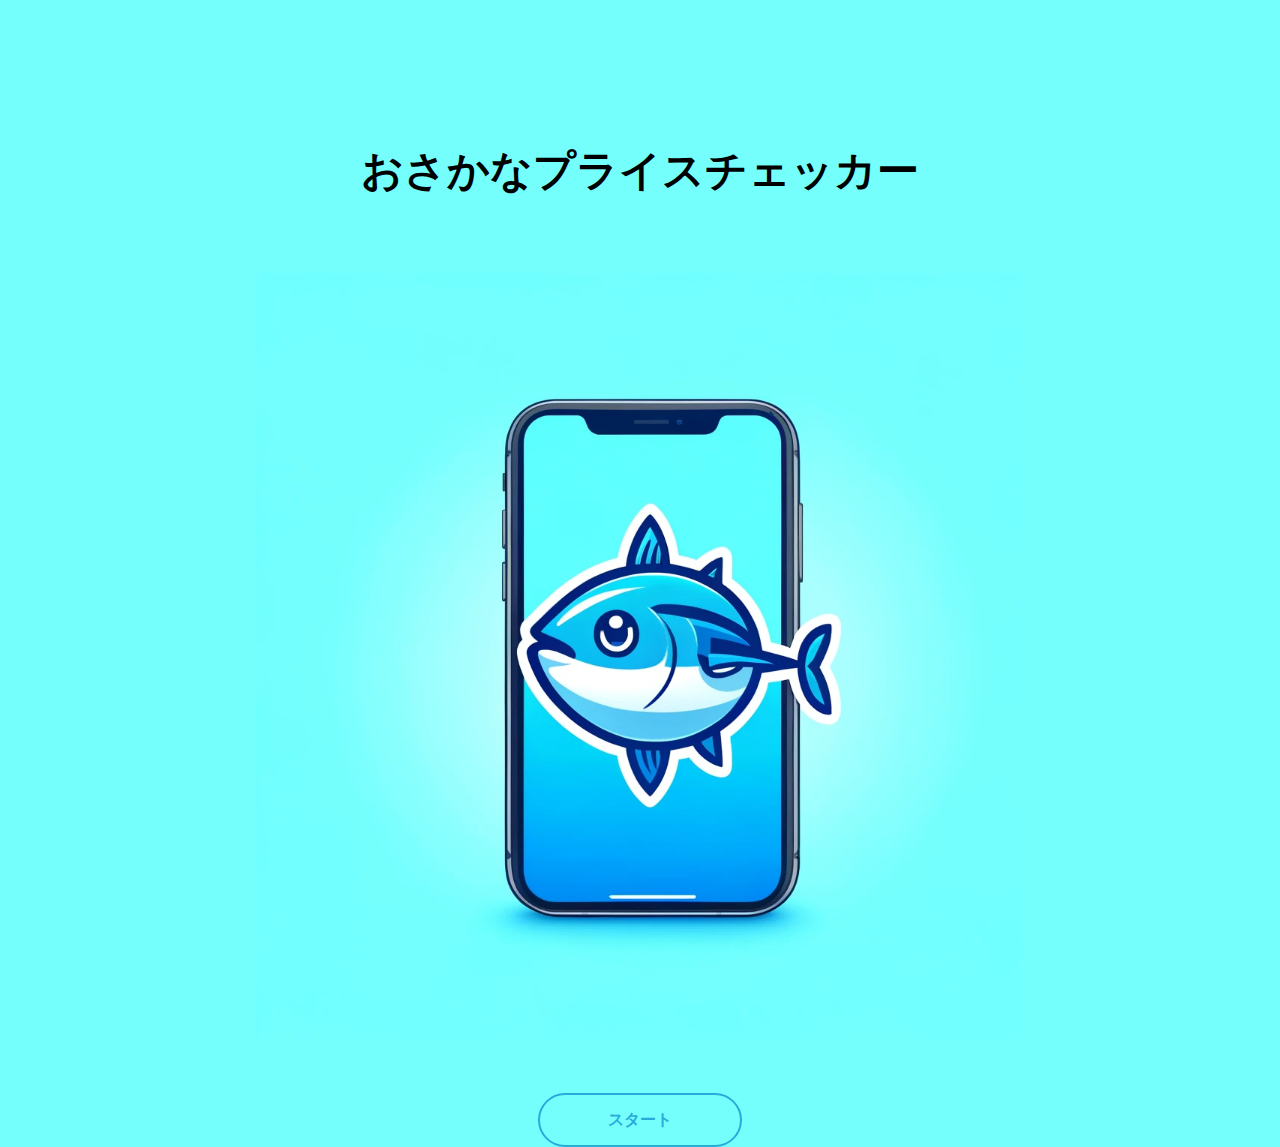
<file: index.html>
<!DOCTYPE html>
<html>

<head>
  <meta charset="UTF-8">
  <title>おさかなプライスチェッカー</title>
  <script src="js/jquery-2.1.3.min.js"></script>
  <link rel="stylesheet" href="css/reset.css">
  <link rel="stylesheet" href="css/style01.css">
</head>

<body>
    <h1>おさかなプライスチェッカー</h1>

    <main>
        <div id="top_image">
            <img id="top" src="img/Logo.webp" alt="">
        </div>
        <div class="button-area">
            <a onclick="location.href='./price_checker.html'" class="btn_03">スタート</a>
        </div>
    </main>
</body>

</html>
</file>
<file: css/style01.css>
body{
    background-color: #74fffd;
}

h1 {
    font-size: 42px;
    text-align: center;
    font-weight: bold;
    margin-top: 150px;
    margin-bottom: 50px;
    padding-bottom: 30px;
}

.button-area {
    width: 30%;
    margin: 0 auto;
}

a.btn_03 {
    display: flex;
    justify-content: center; /* 水平方向の中央揃え */
    align-items: center; /* 垂直方向の中央揃え */
    text-align: center;
    text-decoration: none;
    width: 200px;
    height: 50px;
    margin: auto;
    padding: 0; /* paddingを0に設定してflexboxの中央揃えを正確に行う */
    font-weight: bold;
    border: 2px solid #27acd9;
    color: #27acd9;
    border-radius: 100vh;
    transition: 0.5s;
}

a.btn_03:hover {
    color: #fff;
    background: #27acd9;
}



#top_image{
    width: 60%;
    margin: 0 auto;
    margin-bottom: 50px;
}

#top{
    width: 100%;
}
</file>
